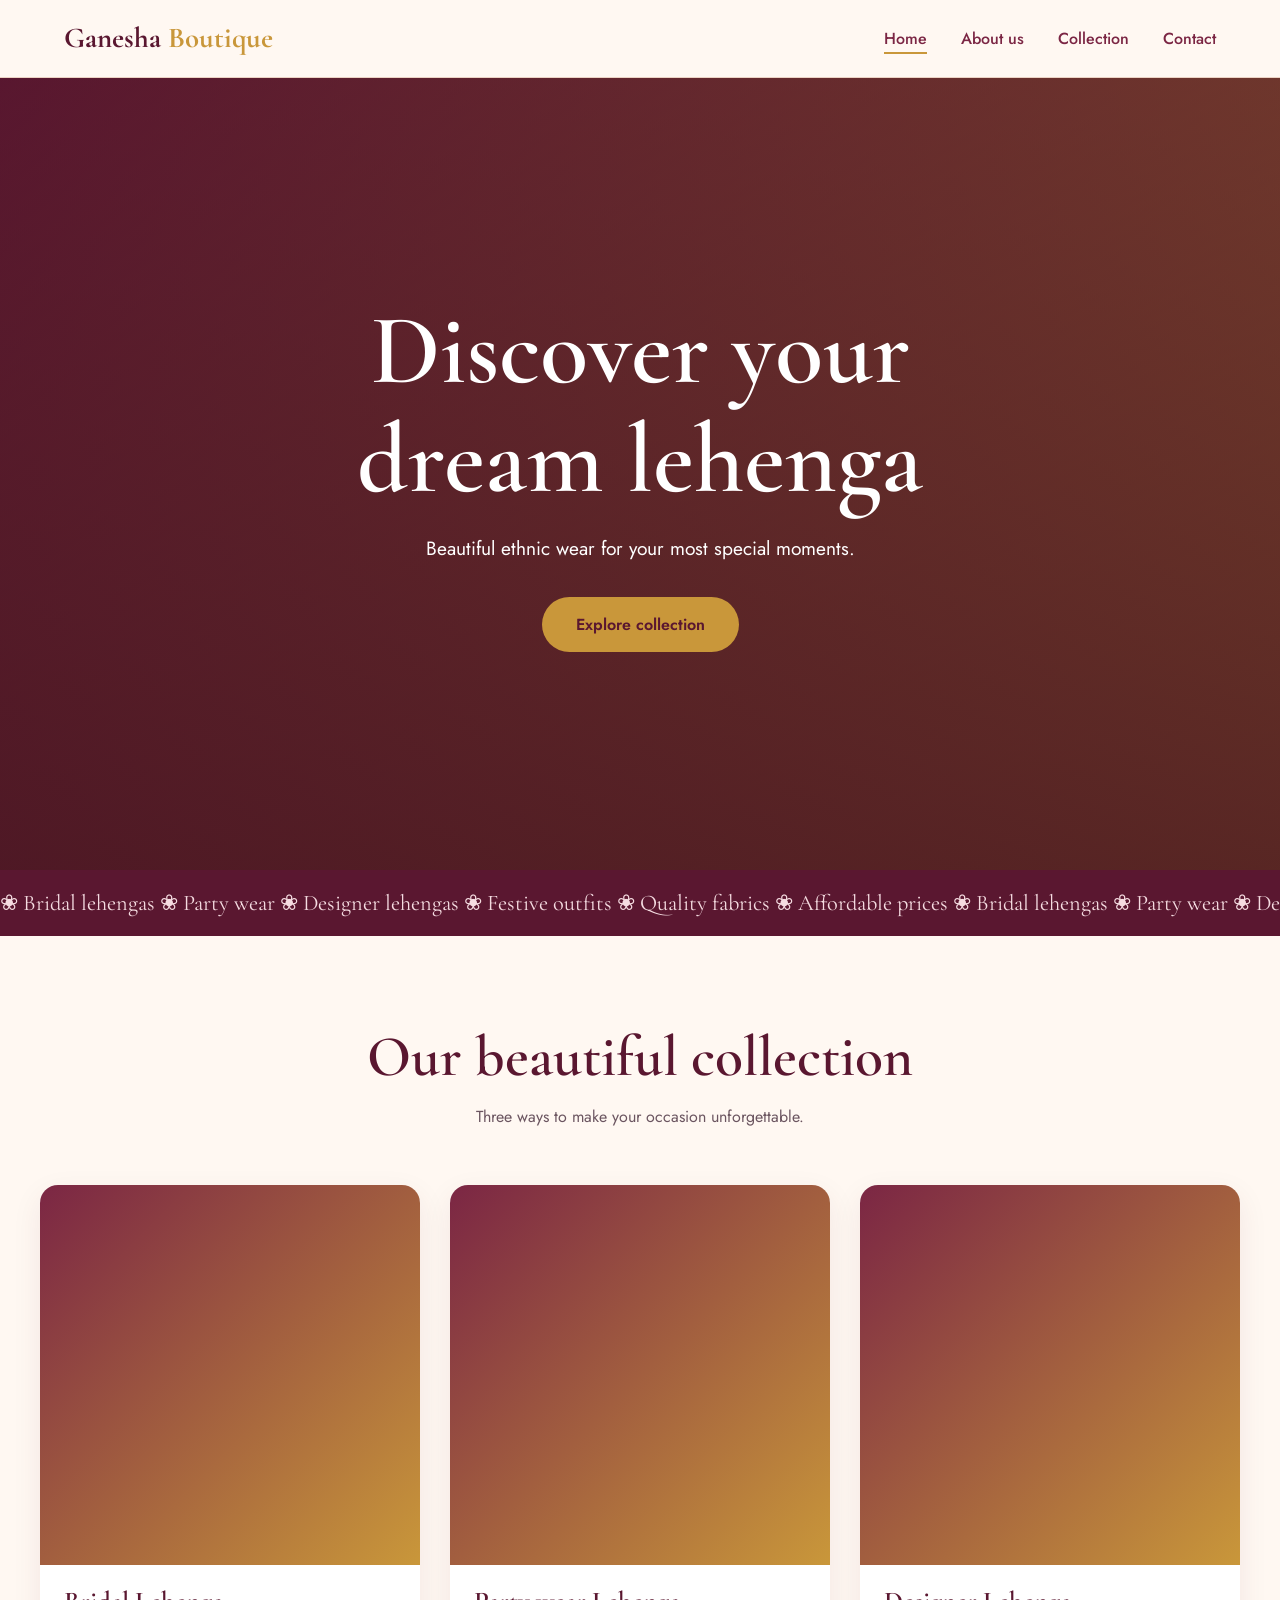
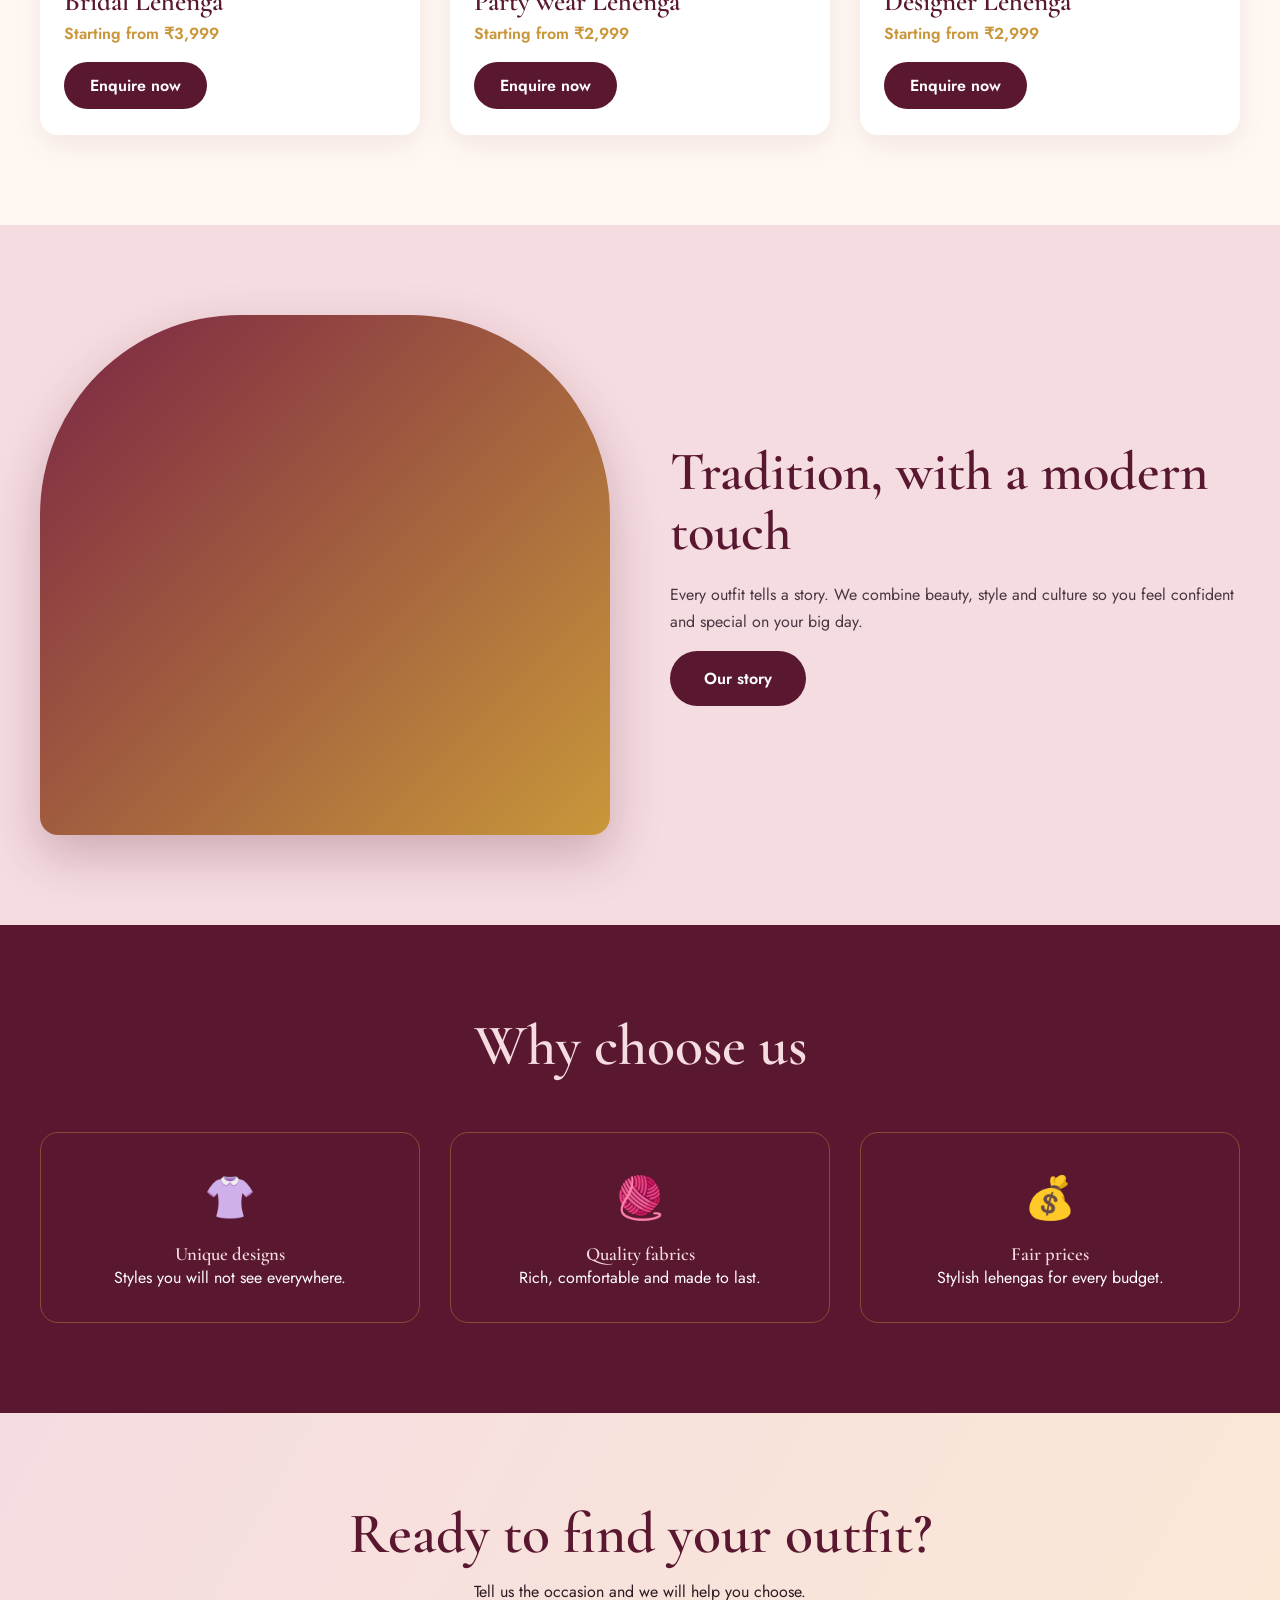
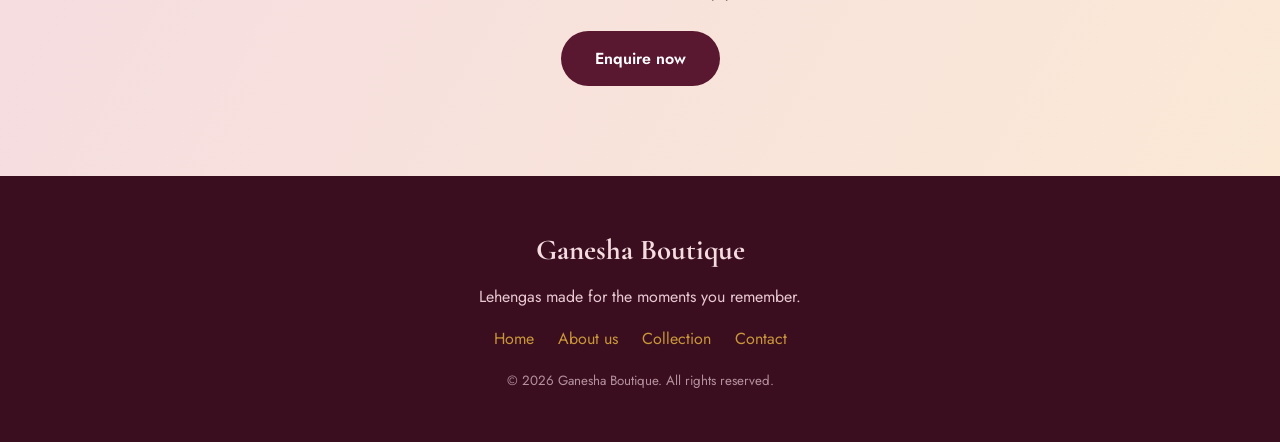
<file: index.html>
<!DOCTYPE html>
<html lang="en"><head><meta charset="UTF-8"><meta name="viewport" content="width=device-width,initial-scale=1">
<title>Home | Ganesha Boutique</title>
<link rel="preconnect" href="https://fonts.googleapis.com"><link rel="preconnect" href="https://fonts.gstatic.com" crossorigin>
<link href="https://fonts.googleapis.com/css2?family=Cormorant+Garamond:wght@500;600;700&family=Jost:wght@400;500;600&display=swap" rel="stylesheet">
<link rel="stylesheet" href="style.css"></head><body>
<header><nav><a class="logo" href="index.html">Ganesha <span>Boutique</span></a>
<input type="checkbox" id="menu"><label for="menu" class="burger" aria-label="Menu">&#9776;</label><ul><li><a href="index.html" class=on>Home</a></li><li><a href="about.html">About us</a></li><li><a href="collection.html">Collection</a></li><li><a href="contact.html">Contact</a></li></ul></nav></header>

<div class="hero"><div class="bg ph" style="--img:url(https://images.unsplash.com/photo-1583391733956-3750e0ff4e8b?w=1600&q=80)"></div><i class="petal"></i><i class="petal"></i><i class="petal"></i><i class="petal"></i><i class="petal"></i>
<div class="in"><h1>Discover your dream lehenga</h1><p>Beautiful ethnic wear for your most special moments.</p><a class="btn" href="collection.html">Explore collection</a></div></div>
<div class="marquee"><div> &#10048; Bridal lehengas &#10048; Party wear &#10048; Designer lehengas &#10048; Festive outfits &#10048; Quality fabrics &#10048; Affordable prices &#10048; Bridal lehengas &#10048; Party wear &#10048; Designer lehengas &#10048; Festive outfits &#10048; Quality fabrics &#10048; Affordable prices</div></div>
<section><div class="wrap"><div class="title rv"><h2>Our beautiful collection</h2><p>Three ways to make your occasion unforgettable.</p></div><div class="grid"><div class="card rv"><div class="img"><div class="ph" style="--img:url(https://images.unsplash.com/photo-1595777457583-95e059d581b8?w=800&q=80)"></div></div><div class="txt"><h3>Bridal Lehenga</h3><div class="price">Starting from &#8377;3,999</div><a class="btn dark" href="contact.html">Enquire now</a></div></div><div class="card rv"><div class="img"><div class="ph" style="--img:url(https://images.unsplash.com/photo-1610030469983-98e550d6193c?w=800&q=80)"></div></div><div class="txt"><h3>Party wear Lehenga</h3><div class="price">Starting from &#8377;2,999</div><a class="btn dark" href="contact.html">Enquire now</a></div></div><div class="card rv"><div class="img"><div class="ph" style="--img:url(https://images.unsplash.com/photo-1617627143750-d86bc21e42bb?w=800&q=80)"></div></div><div class="txt"><h3>Designer Lehenga</h3><div class="price">Starting from &#8377;2,999</div><a class="btn dark" href="contact.html">Enquire now</a></div></div></div></div></section>
<section class="rose"><div class="wrap split"><div class="pic ph rv" style="--img:url(https://images.unsplash.com/photo-1610189844848-2e4a31a5f8a8?w=900&q=80)"></div><div class="rv"><h2>Tradition, with a modern touch</h2><p>Every outfit tells a story. We combine beauty, style and culture so you feel confident and special on your big day.</p><a class="btn dark" href="about.html">Our story</a></div></div></section>
<section class="why"><div class="wrap"><div class="title rv"><h2>Why choose us</h2></div><div class="grid">
<div class="item rv"><span class="ic">&#128090;</span><h3>Unique designs</h3><p>Styles you will not see everywhere.</p></div>
<div class="item rv"><span class="ic">&#129526;</span><h3>Quality fabrics</h3><p>Rich, comfortable and made to last.</p></div>
<div class="item rv"><span class="ic">&#128176;</span><h3>Fair prices</h3><p>Stylish lehengas for every budget.</p></div></div></div></section>
<section class="cta"><div class="rv"><h2>Ready to find your outfit?</h2><p>Tell us the occasion and we will help you choose.</p><a class="btn dark" href="contact.html">Enquire now</a></div></section>
<footer><a class="logo" href="index.html">Ganesha Boutique</a><p>Lehengas made for the moments you remember.</p><p style="margin-top:14px"><a href="index.html">Home</a><a href="about.html">About us</a><a href="collection.html">Collection</a><a href="contact.html">Contact</a></p><small>&copy; 2026 Ganesha Boutique. All rights reserved.</small></footer>
</body></html>
</file>
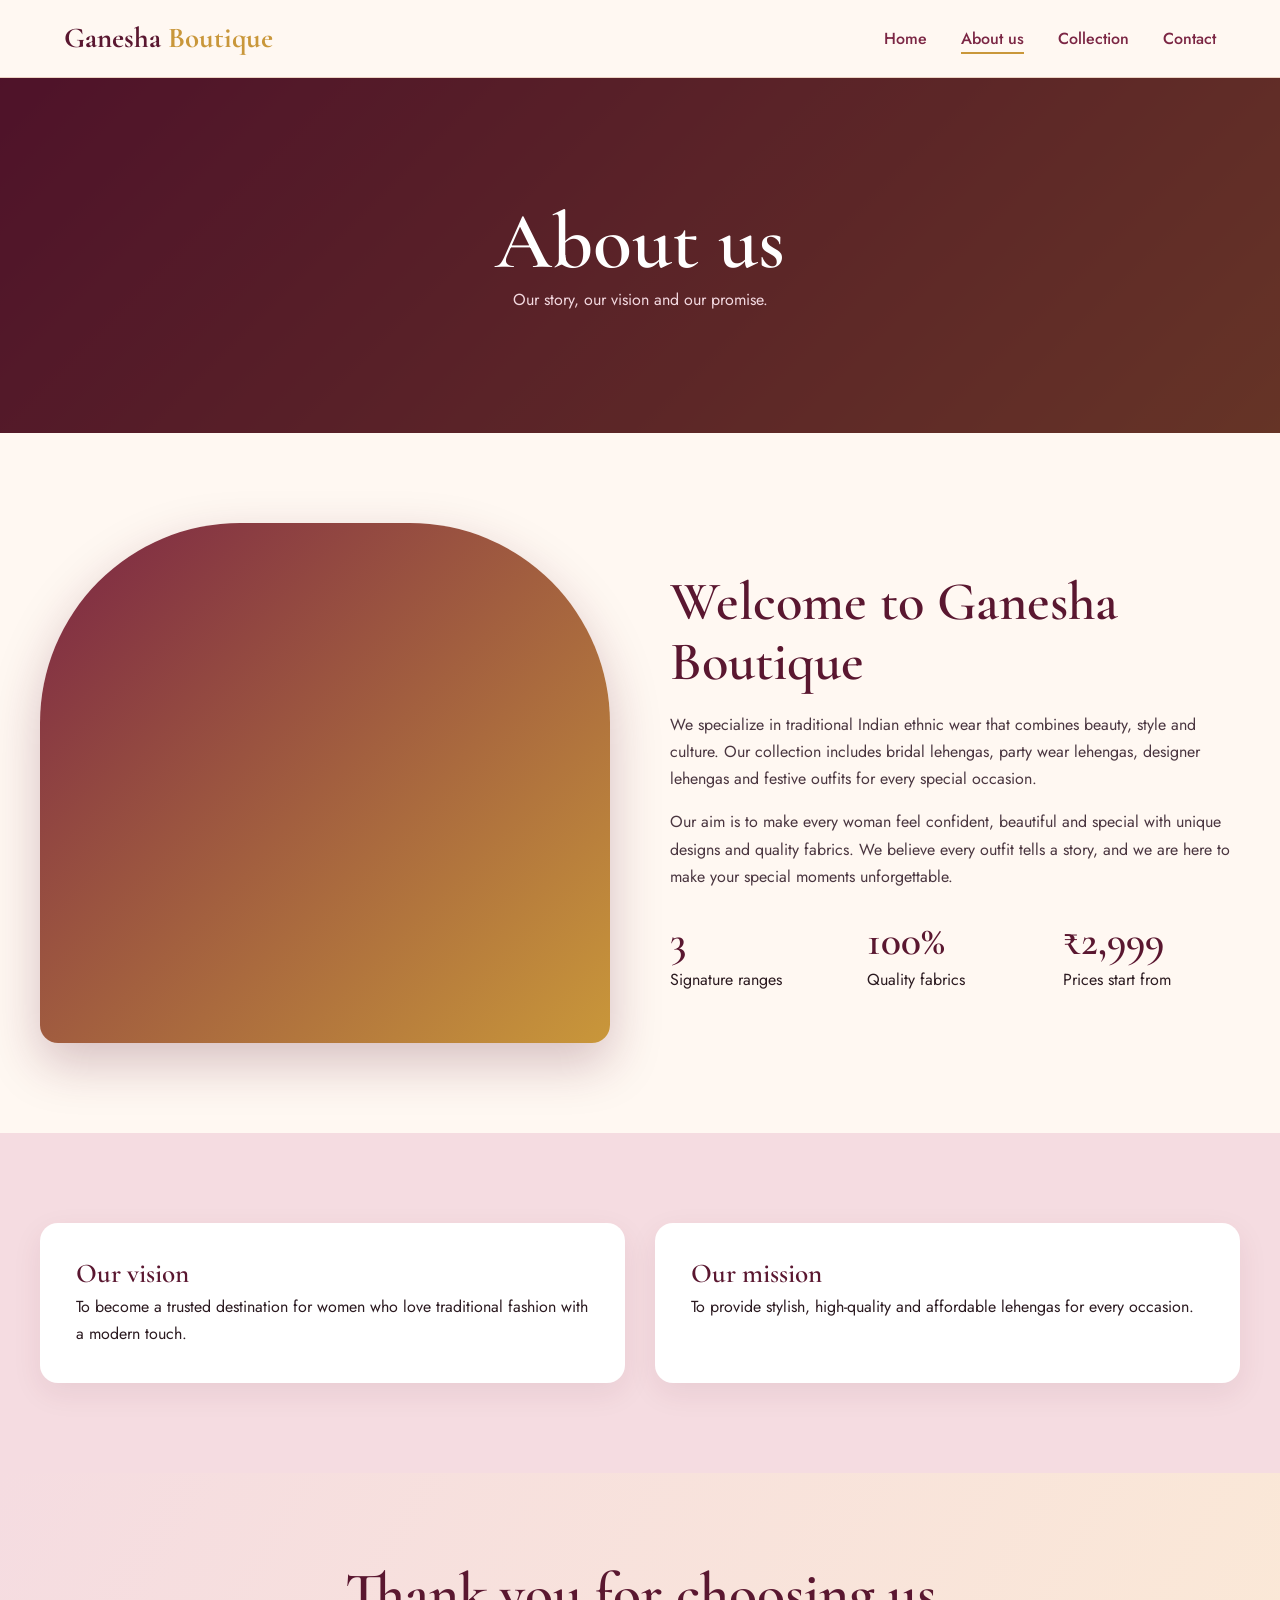
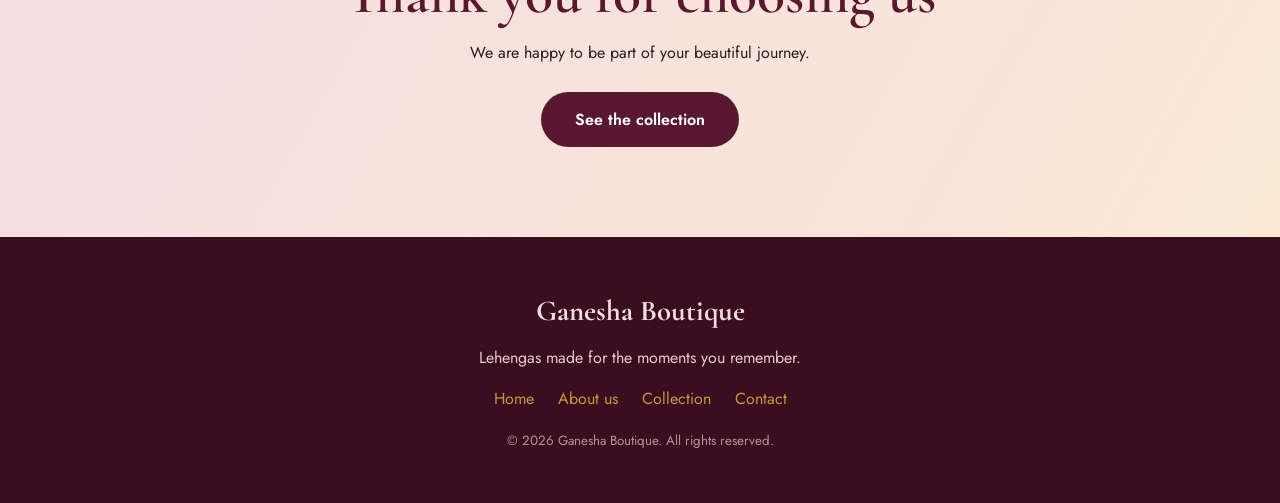
<file: about.html>
<!DOCTYPE html>
<html lang="en"><head><meta charset="UTF-8"><meta name="viewport" content="width=device-width,initial-scale=1">
<title>About us | Ganesha Boutique</title>
<link rel="preconnect" href="https://fonts.googleapis.com"><link rel="preconnect" href="https://fonts.gstatic.com" crossorigin>
<link href="https://fonts.googleapis.com/css2?family=Cormorant+Garamond:wght@500;600;700&family=Jost:wght@400;500;600&display=swap" rel="stylesheet">
<link rel="stylesheet" href="style.css"></head><body>
<header><nav><a class="logo" href="index.html">Ganesha <span>Boutique</span></a>
<input type="checkbox" id="menu"><label for="menu" class="burger" aria-label="Menu">&#9776;</label><ul><li><a href="index.html">Home</a></li><li><a href="about.html" class=on>About us</a></li><li><a href="collection.html">Collection</a></li><li><a href="contact.html">Contact</a></li></ul></nav></header>

<div class="pagehead"><div class="bg ph" style="--img:url(https://images.unsplash.com/photo-1583391733956-3750e0ff4e8b?w=1600&q=80)"></div><h1>About us</h1><p>Our story, our vision and our promise.</p></div>
<section><div class="wrap split"><div class="pic ph rv" style="--img:url(https://images.unsplash.com/photo-1610189844848-2e4a31a5f8a8?w=900&q=80)"></div><div class="rv"><h2>Welcome to Ganesha Boutique</h2>
<p>We specialize in traditional Indian ethnic wear that combines beauty, style and culture. Our collection includes bridal lehengas, party wear lehengas, designer lehengas and festive outfits for every special occasion.</p>
<p>Our aim is to make every woman feel confident, beautiful and special with unique designs and quality fabrics. We believe every outfit tells a story, and we are here to make your special moments unforgettable.</p>
<div class="stats"><div><b>3</b>Signature ranges</div><div><b>100%</b>Quality fabrics</div><div><b>&#8377;2,999</b>Prices start from</div></div></div></div></section>
<section class="rose"><div class="wrap grid">
<div class="card rv" style="padding:36px"><h3>Our vision</h3><p>To become a trusted destination for women who love traditional fashion with a modern touch.</p></div>
<div class="card rv" style="padding:36px"><h3>Our mission</h3><p>To provide stylish, high-quality and affordable lehengas for every occasion.</p></div></div></section>
<section class="cta"><div class="rv"><h2>Thank you for choosing us</h2><p>We are happy to be part of your beautiful journey.</p><a class="btn dark" href="collection.html">See the collection</a></div></section>
<footer><a class="logo" href="index.html">Ganesha Boutique</a><p>Lehengas made for the moments you remember.</p><p style="margin-top:14px"><a href="index.html">Home</a><a href="about.html">About us</a><a href="collection.html">Collection</a><a href="contact.html">Contact</a></p><small>&copy; 2026 Ganesha Boutique. All rights reserved.</small></footer>
</body></html>
</file>
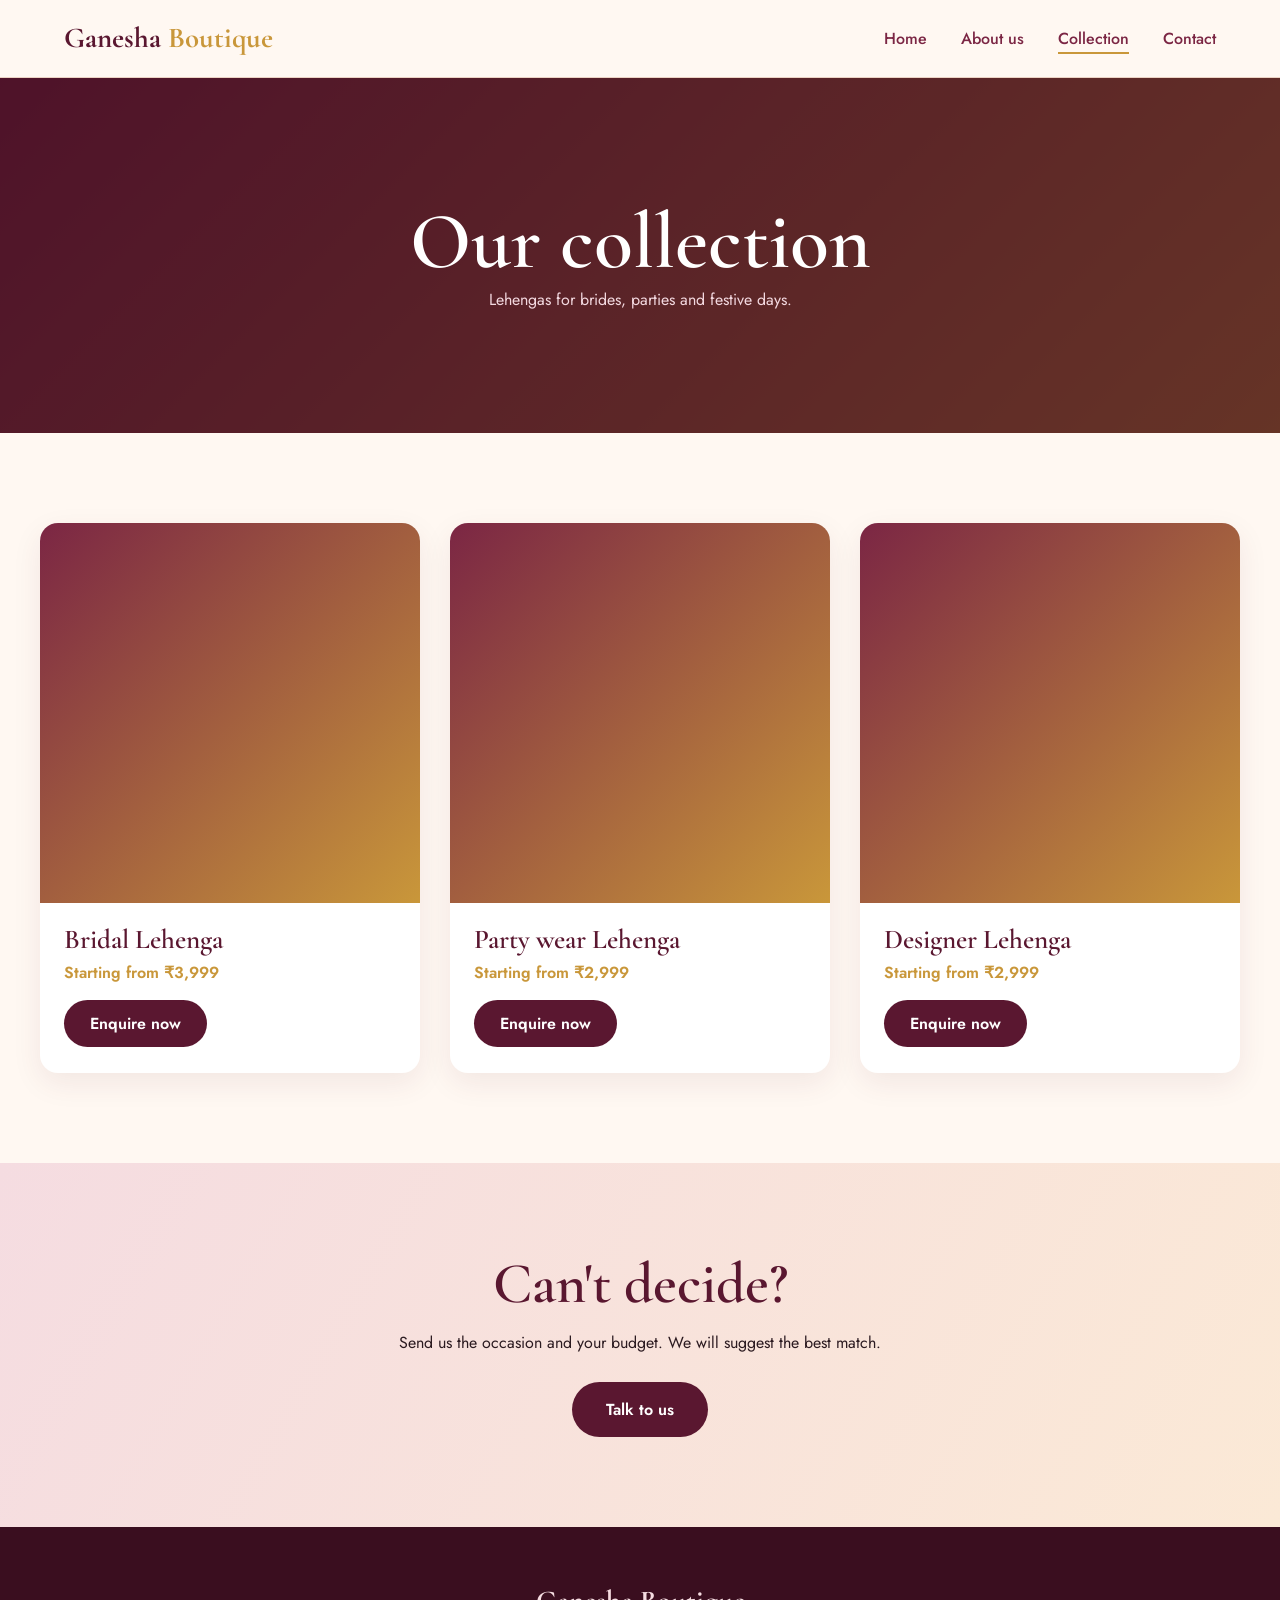
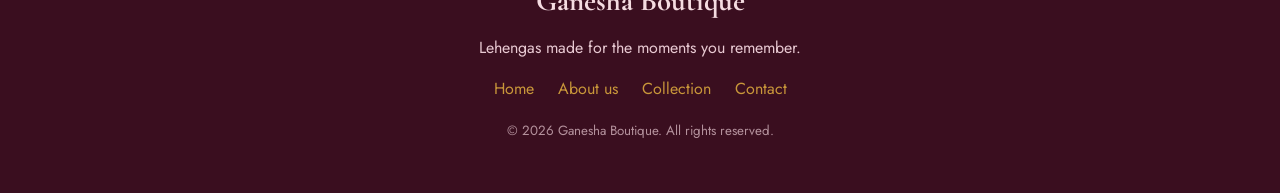
<file: collection.html>
<!DOCTYPE html>
<html lang="en"><head><meta charset="UTF-8"><meta name="viewport" content="width=device-width,initial-scale=1">
<title>Collection | Ganesha Boutique</title>
<link rel="preconnect" href="https://fonts.googleapis.com"><link rel="preconnect" href="https://fonts.gstatic.com" crossorigin>
<link href="https://fonts.googleapis.com/css2?family=Cormorant+Garamond:wght@500;600;700&family=Jost:wght@400;500;600&display=swap" rel="stylesheet">
<link rel="stylesheet" href="style.css"></head><body>
<header><nav><a class="logo" href="index.html">Ganesha <span>Boutique</span></a>
<input type="checkbox" id="menu"><label for="menu" class="burger" aria-label="Menu">&#9776;</label><ul><li><a href="index.html">Home</a></li><li><a href="about.html">About us</a></li><li><a href="collection.html" class=on>Collection</a></li><li><a href="contact.html">Contact</a></li></ul></nav></header>

<div class="pagehead"><div class="bg ph" style="--img:url(https://images.unsplash.com/photo-1583391733956-3750e0ff4e8b?w=1600&q=80)"></div><h1>Our collection</h1><p>Lehengas for brides, parties and festive days.</p></div>
<section><div class="wrap"><div class="grid"><div class="card rv"><div class="img"><div class="ph" style="--img:url(https://images.unsplash.com/photo-1595777457583-95e059d581b8?w=800&q=80)"></div></div><div class="txt"><h3>Bridal Lehenga</h3><div class="price">Starting from &#8377;3,999</div><a class="btn dark" href="contact.html">Enquire now</a></div></div><div class="card rv"><div class="img"><div class="ph" style="--img:url(https://images.unsplash.com/photo-1610030469983-98e550d6193c?w=800&q=80)"></div></div><div class="txt"><h3>Party wear Lehenga</h3><div class="price">Starting from &#8377;2,999</div><a class="btn dark" href="contact.html">Enquire now</a></div></div><div class="card rv"><div class="img"><div class="ph" style="--img:url(https://images.unsplash.com/photo-1617627143750-d86bc21e42bb?w=800&q=80)"></div></div><div class="txt"><h3>Designer Lehenga</h3><div class="price">Starting from &#8377;2,999</div><a class="btn dark" href="contact.html">Enquire now</a></div></div></div></div></section>
<section class="cta"><div class="rv"><h2>Can't decide?</h2><p>Send us the occasion and your budget. We will suggest the best match.</p><a class="btn dark" href="contact.html">Talk to us</a></div></section>
<footer><a class="logo" href="index.html">Ganesha Boutique</a><p>Lehengas made for the moments you remember.</p><p style="margin-top:14px"><a href="index.html">Home</a><a href="about.html">About us</a><a href="collection.html">Collection</a><a href="contact.html">Contact</a></p><small>&copy; 2026 Ganesha Boutique. All rights reserved.</small></footer>
</body></html>
</file>
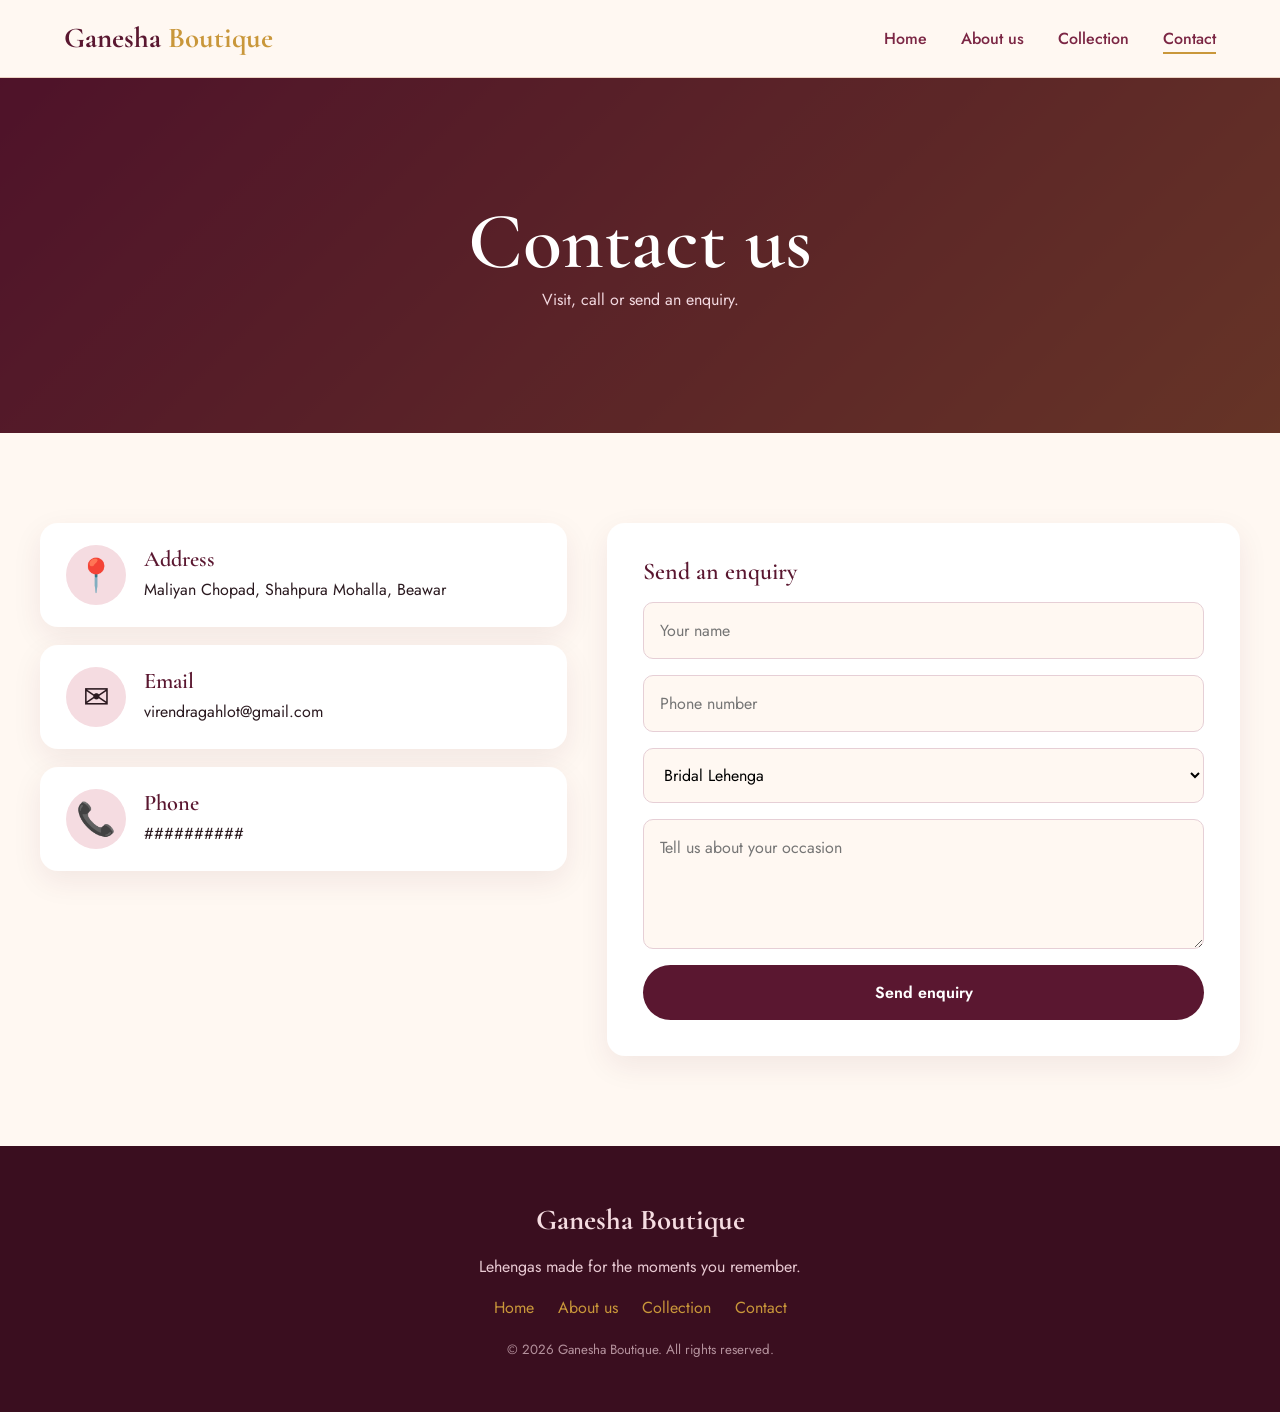
<file: contact.html>
<!DOCTYPE html>
<html lang="en"><head><meta charset="UTF-8"><meta name="viewport" content="width=device-width,initial-scale=1">
<title>Contact | Ganesha Boutique</title>
<link rel="preconnect" href="https://fonts.googleapis.com"><link rel="preconnect" href="https://fonts.gstatic.com" crossorigin>
<link href="https://fonts.googleapis.com/css2?family=Cormorant+Garamond:wght@500;600;700&family=Jost:wght@400;500;600&display=swap" rel="stylesheet">
<link rel="stylesheet" href="style.css"></head><body>
<header><nav><a class="logo" href="index.html">Ganesha <span>Boutique</span></a>
<input type="checkbox" id="menu"><label for="menu" class="burger" aria-label="Menu">&#9776;</label><ul><li><a href="index.html">Home</a></li><li><a href="about.html">About us</a></li><li><a href="collection.html">Collection</a></li><li><a href="contact.html" class=on>Contact</a></li></ul></nav></header>

<div class="pagehead"><div class="bg ph" style="--img:url(https://images.unsplash.com/photo-1596783074918-c84cb06531ca?w=1600&q=80)"></div><h1>Contact us</h1><p>Visit, call or send an enquiry.</p></div>
<section><div class="wrap contact"><div class="info">
<div class="card rv"><div class="ico">&#128205;</div><div><h3>Address</h3>Maliyan Chopad, Shahpura Mohalla, Beawar</div></div>
<div class="card rv"><div class="ico">&#9993;</div><div><h3>Email</h3><a href="mailto:virendragahlot@gmail.com">virendragahlot@gmail.com</a></div></div>
<div class="card rv"><div class="ico">&#128222;</div><div><h3>Phone</h3>##########</div></div></div>
<form class="rv" action="mailto:virendragahlot@gmail.com" method="post" enctype="text/plain"><h2>Send an enquiry</h2>
<input name="name" placeholder="Your name" required><input name="phone" type="tel" placeholder="Phone number">
<select name="type"><option>Bridal Lehenga</option><option>Party wear Lehenga</option><option>Designer Lehenga</option></select>
<textarea name="message" placeholder="Tell us about your occasion"></textarea><button class="btn dark" type="submit">Send enquiry</button></form></div></section>
<footer><a class="logo" href="index.html">Ganesha Boutique</a><p>Lehengas made for the moments you remember.</p><p style="margin-top:14px"><a href="index.html">Home</a><a href="about.html">About us</a><a href="collection.html">Collection</a><a href="contact.html">Contact</a></p><small>&copy; 2026 Ganesha Boutique. All rights reserved.</small></footer>
</body></html>
</file>
<file: style.css>
:root{--wine:#5a1730;--wine2:#7b2644;--rose:#f5dce1;--ivory:#fff8f2;--gold:#c9973a;--ink:#2b1a20}
*{margin:0;padding:0;box-sizing:border-box}
html{scroll-behavior:smooth}
body{font-family:'Jost',Arial,sans-serif;background:var(--ivory);color:var(--ink);line-height:1.7;overflow-x:hidden}
h1,h2,h3{font-family:'Cormorant Garamond',Georgia,serif;font-weight:600;line-height:1.1;color:var(--wine)}
a{color:inherit;text-decoration:none}
.ph{background:var(--img) center/cover no-repeat,linear-gradient(135deg,var(--wine2),var(--gold))}

/* NAV (no JS: checkbox menu) */
header{position:sticky;top:0;z-index:50;background:rgba(255,248,242,.92);backdrop-filter:blur(10px);border-bottom:1px solid #ecd3c4}
nav{max-width:1200px;margin:auto;display:flex;align-items:center;justify-content:space-between;padding:14px 24px}
.logo{font-family:'Cormorant Garamond',serif;font-size:1.8rem;font-weight:700;color:var(--wine)}
.logo span{color:var(--gold)}
nav ul{display:flex;gap:34px;list-style:none}
nav ul a{position:relative;padding:4px 0;font-weight:500;color:var(--wine2)}
nav ul a::after{content:"";position:absolute;left:0;bottom:0;height:2px;width:0;background:var(--gold);transition:width .35s}
nav ul a:hover::after,nav ul a.on::after{width:100%}
#menu,.burger{display:none}
.burger{cursor:pointer;font-size:1.8rem;color:var(--wine)}

/* HERO */
.hero{position:relative;min-height:88vh;display:grid;place-items:center;text-align:center;color:#fff;overflow:hidden;isolation:isolate}
.hero .bg{position:absolute;inset:0;z-index:-2;animation:kb 22s ease-in-out infinite alternate}
.hero::before{content:"";position:absolute;inset:0;z-index:-1;background:linear-gradient(180deg,rgba(60,10,30,.55),rgba(60,10,30,.8))}
@keyframes kb{from{transform:scale(1)}to{transform:scale(1.15) translate(-1.5%,-1%)}}
.hero h1{color:#fff;font-size:clamp(2.8rem,8vw,6.2rem);max-width:15ch;margin:0 auto 18px;animation:rise 1.2s .2s both}
.hero p{font-size:1.2rem;max-width:46ch;margin:0 auto 32px;animation:rise 1.2s .5s both}
.hero .btn{animation:rise 1.2s .8s both}
.hero .in{padding:90px 24px}
@keyframes rise{from{opacity:0;transform:translateY(40px)}to{opacity:1;transform:none}}
.btn{display:inline-block;background:var(--gold);color:var(--wine);font-weight:600;padding:14px 34px;border-radius:50px;transition:transform .3s,box-shadow .3s,background .3s;border:0;font:inherit;font-weight:600;cursor:pointer}
.btn:hover{transform:translateY(-4px);box-shadow:0 12px 26px rgba(201,151,58,.45);background:#e0b050}
.btn.dark{background:var(--wine);color:#fff}.btn.dark:hover{background:var(--wine2);box-shadow:0 12px 26px rgba(90,23,48,.35)}
.petal{position:absolute;top:-40px;width:14px;height:14px;background:var(--rose);border-radius:0 100% 0 100%;opacity:.7;animation:fall linear infinite;z-index:-1}
@keyframes fall{to{transform:translateY(105vh) rotate(540deg)}}
.petal:nth-child(1){left:8%;animation-duration:11s}.petal:nth-child(2){left:24%;animation-duration:15s;animation-delay:3s}
.petal:nth-child(3){left:46%;animation-duration:12s;animation-delay:6s}.petal:nth-child(4){left:68%;animation-duration:16s;animation-delay:1s}
.petal:nth-child(5){left:88%;animation-duration:13s;animation-delay:4s}

/* MARQUEE */
.marquee{background:var(--wine);color:var(--rose);overflow:hidden;white-space:nowrap;padding:14px 0;font-family:'Cormorant Garamond',serif;font-size:1.4rem}
.marquee div{display:inline-block;animation:slide 28s linear infinite}
.marquee:hover div{animation-play-state:paused}
@keyframes slide{to{transform:translateX(-50%)}}

/* SECTIONS */
section{padding:90px 24px}
.wrap{max-width:1200px;margin:auto}
.title{text-align:center;margin-bottom:54px}
.title h2{font-size:clamp(2.2rem,5vw,3.6rem)}
.title p{max-width:52ch;margin:14px auto 0;color:#6b5560}
.grid{display:grid;grid-template-columns:repeat(auto-fit,minmax(260px,1fr));gap:30px}
.card{background:#fff;border-radius:18px;overflow:hidden;box-shadow:0 10px 30px rgba(90,23,48,.08);transition:transform .45s,box-shadow .45s}
.card:hover{transform:translateY(-10px);box-shadow:0 24px 50px rgba(90,23,48,.18)}
.card .img{height:380px;overflow:hidden}
.card .img .ph{height:100%;transition:transform .8s}
.card:hover .img .ph{transform:scale(1.1)}
.card .txt{padding:22px 24px 26px}
.card h3{font-size:1.7rem;margin-bottom:4px}
.price{color:var(--gold);font-weight:600;margin-bottom:14px}
.card a.btn{padding:10px 26px}

/* SPLIT */
.split{display:grid;grid-template-columns:1fr 1fr;gap:60px;align-items:center}
.split .pic{height:520px;border-radius:200px 200px 18px 18px;box-shadow:0 20px 50px rgba(90,23,48,.25)}
.split h2{font-size:clamp(2.2rem,4.5vw,3.4rem);margin-bottom:18px}
.split p{margin-bottom:16px;color:#4a3640}
.rose{background:var(--rose)}
.stats{display:grid;grid-template-columns:repeat(auto-fit,minmax(150px,1fr));gap:20px;margin-top:26px}
.stats b{display:block;font:600 2.6rem 'Cormorant Garamond',serif;color:var(--wine)}

/* WHY */
.why{background:var(--wine);color:#fff}
.why h2,.why h3{color:var(--rose)}
.why .title p{color:#e8c9d2}
.why .item{text-align:center;padding:30px 20px;border:1px solid rgba(201,151,58,.4);border-radius:18px;transition:background .4s,transform .4s}
.why .item:hover{background:rgba(255,255,255,.07);transform:translateY(-6px)}
.why .ic{font-size:2.6rem;display:block;margin-bottom:10px;animation:float 4s ease-in-out infinite}
@keyframes float{50%{transform:translateY(-10px)}}

/* CTA + PAGE HEAD */
.cta{text-align:center;background:linear-gradient(120deg,var(--rose),#fbe9d6)}
.cta h2{font-size:clamp(2.2rem,5vw,3.6rem);margin-bottom:12px}
.cta p{margin-bottom:26px}
.pagehead{position:relative;padding:120px 24px;text-align:center;color:#fff;isolation:isolate;overflow:hidden}
.pagehead::before{content:"";position:absolute;inset:0;background:rgba(60,10,30,.7);z-index:-1}
.pagehead .bg{position:absolute;inset:0;z-index:-2;animation:kb 20s ease-in-out infinite alternate}
.pagehead h1{color:#fff;font-size:clamp(2.6rem,7vw,5rem);animation:rise 1s both}
.pagehead p{animation:rise 1s .3s both;color:#f3d9e0}

/* CONTACT */
.contact{display:grid;grid-template-columns:1fr 1.2fr;gap:40px}
.info{display:grid;gap:18px;align-content:start}
.info .card{padding:22px 26px;display:flex;gap:18px;align-items:center}
.info .ico{font-size:2rem;width:60px;height:60px;display:grid;place-items:center;background:var(--rose);border-radius:50%;flex:none}
.info h3{font-size:1.4rem}
form{background:#fff;padding:36px;border-radius:18px;box-shadow:0 10px 30px rgba(90,23,48,.08);display:grid;gap:16px}
input,textarea,select{width:100%;padding:14px 16px;border:1.5px solid #e6cfd6;border-radius:10px;font:inherit;background:var(--ivory);transition:border .3s,box-shadow .3s}
input:focus,textarea:focus,select:focus{outline:0;border-color:var(--gold);box-shadow:0 0 0 4px rgba(201,151,58,.2)}
textarea{min-height:130px;resize:vertical}

footer{background:#3a0e1f;color:#e8c9d2;text-align:center;padding:50px 24px}
footer .logo{color:var(--rose);display:block;margin-bottom:8px}
footer a{margin:0 12px;color:var(--gold)}footer a:hover{text-decoration:underline}
footer small{display:block;margin-top:18px;opacity:.7}

/* scroll reveal: pure CSS where supported, otherwise content just shows */
@supports (animation-timeline:view()){
 .rv{animation:rise linear both;animation-timeline:view();animation-range:entry 0% cover 28%}
}
:focus-visible{outline:3px solid var(--gold);outline-offset:3px}
@media(max-width:820px){
 .burger{display:block}
 nav ul{position:absolute;top:100%;left:0;right:0;flex-direction:column;gap:0;background:var(--ivory);max-height:0;overflow:hidden;transition:max-height .4s;border-bottom:1px solid #ecd3c4}
 nav ul a{display:block;padding:14px 24px}
 #menu:checked~ul{max-height:320px}
 .split,.contact{grid-template-columns:1fr}.split .pic{height:380px}
 section{padding:64px 20px}
}
@media(prefers-reduced-motion:reduce){*{animation:none!important;transition:none!important}}
</file>
